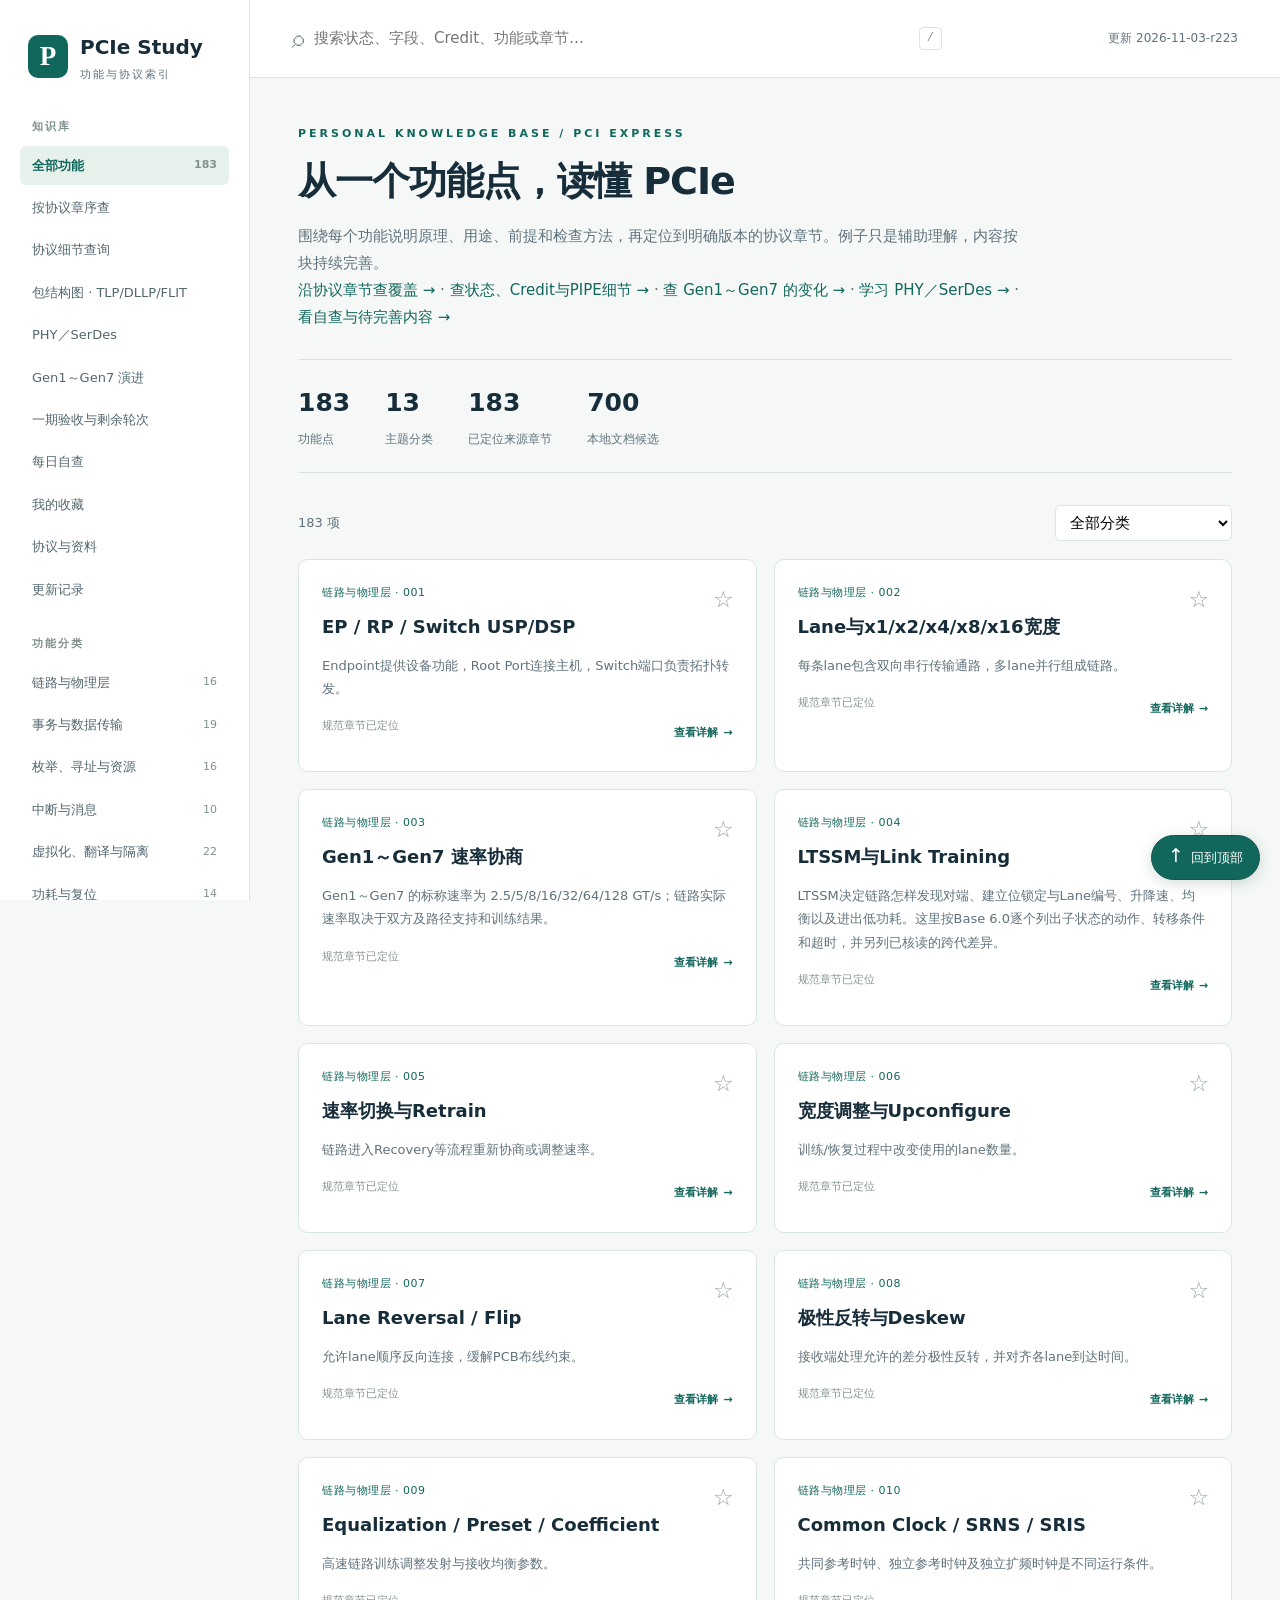
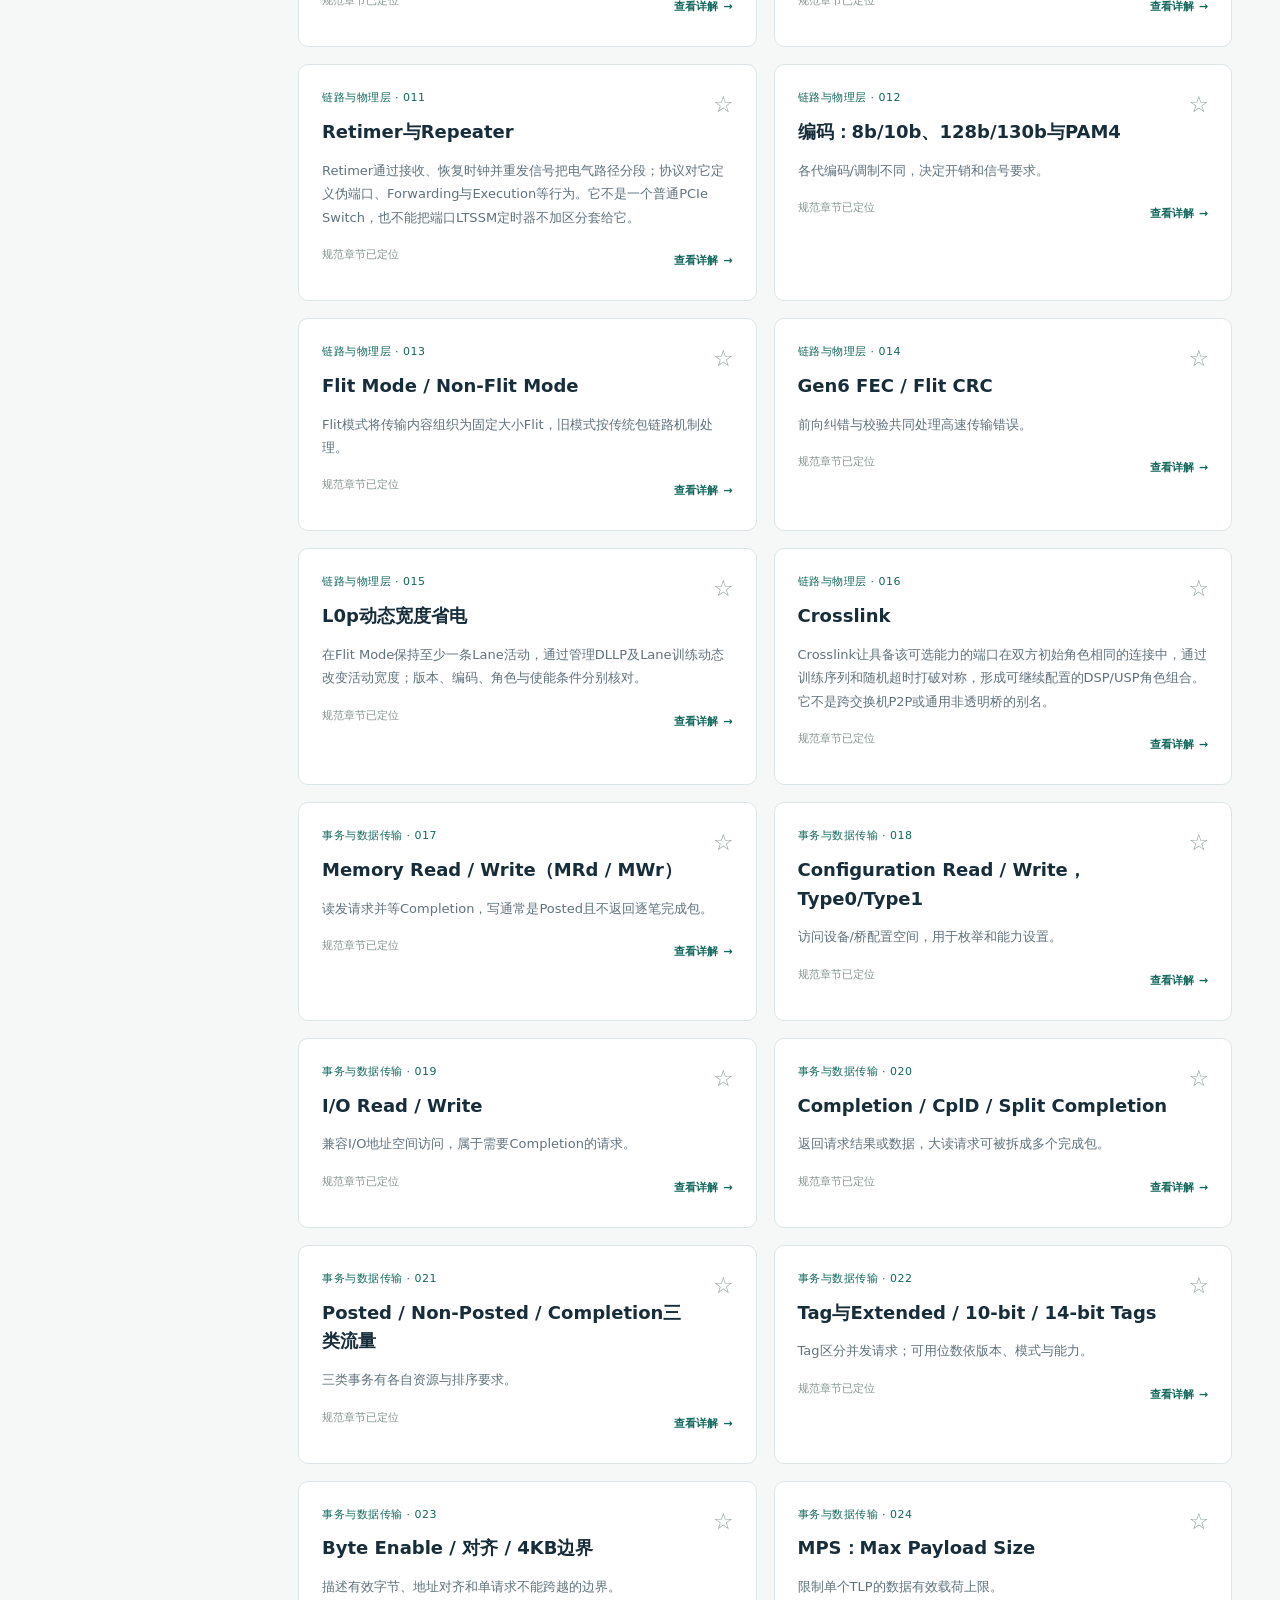
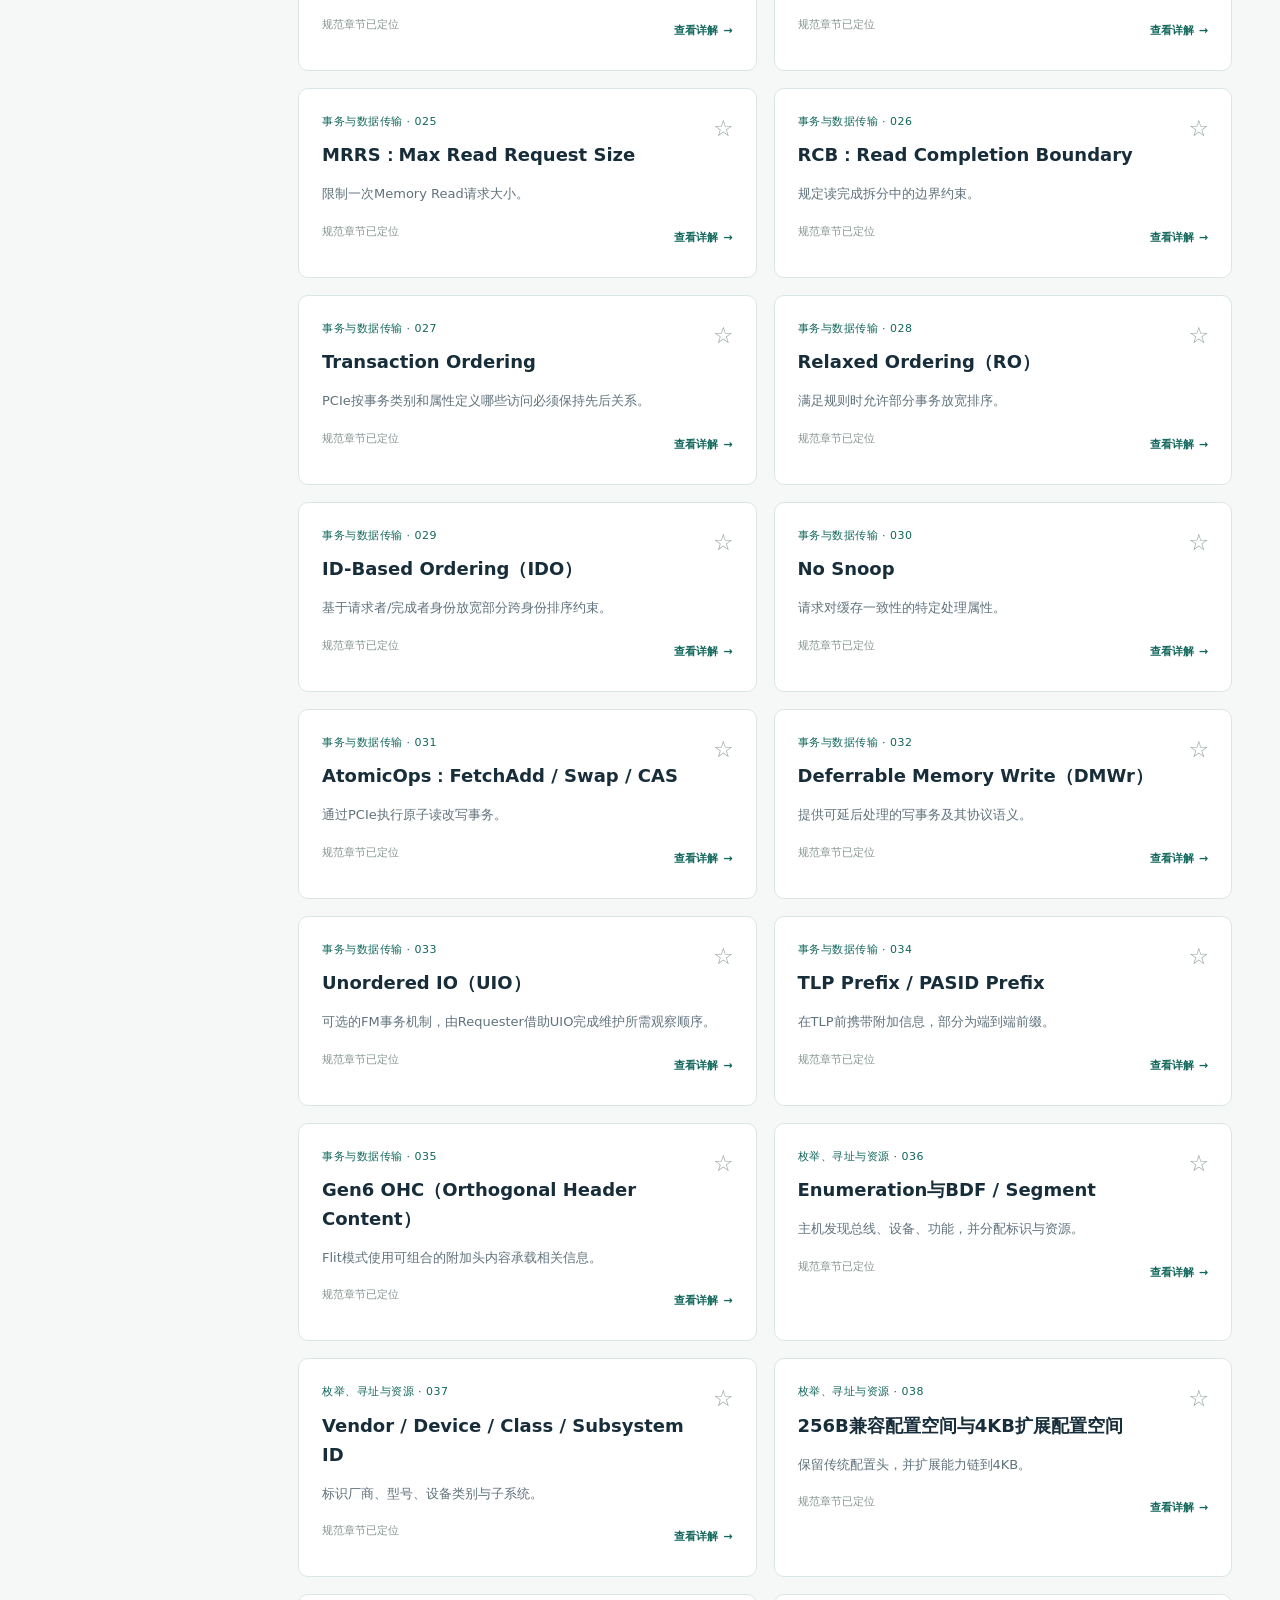
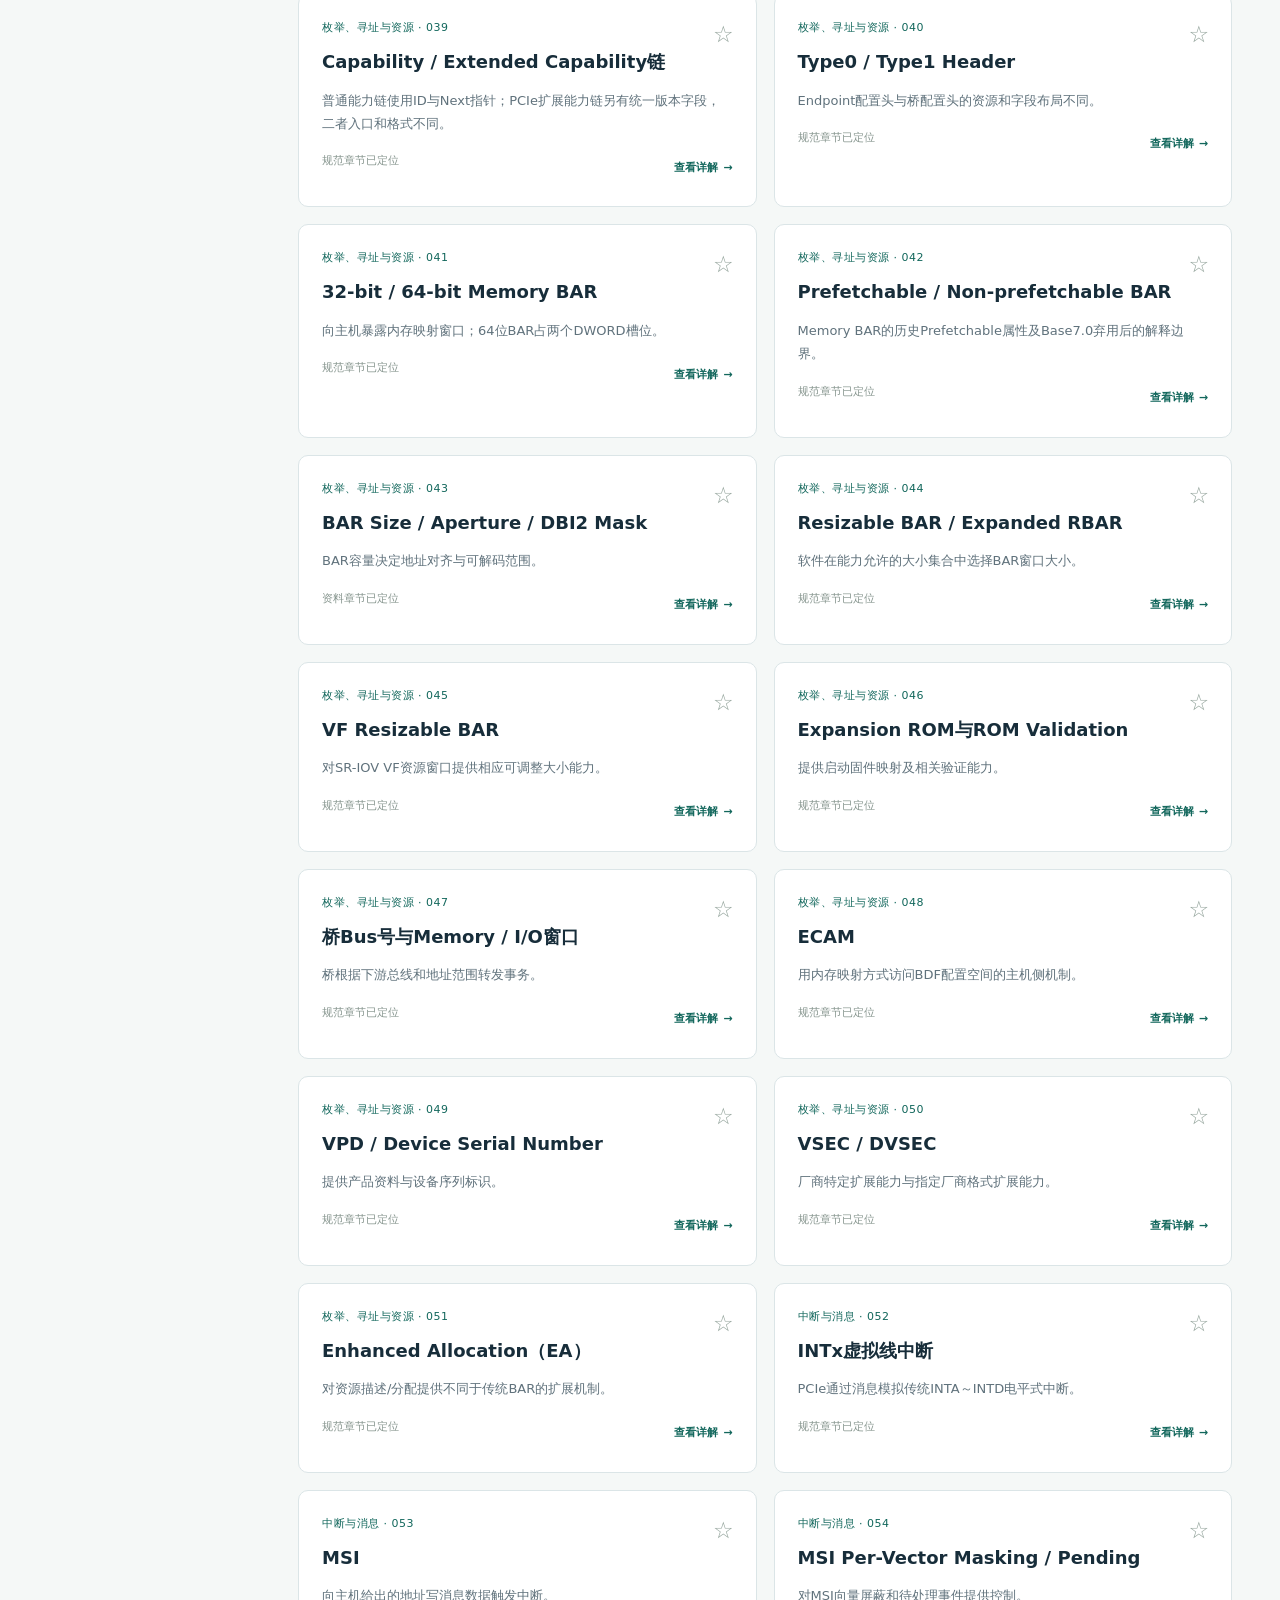
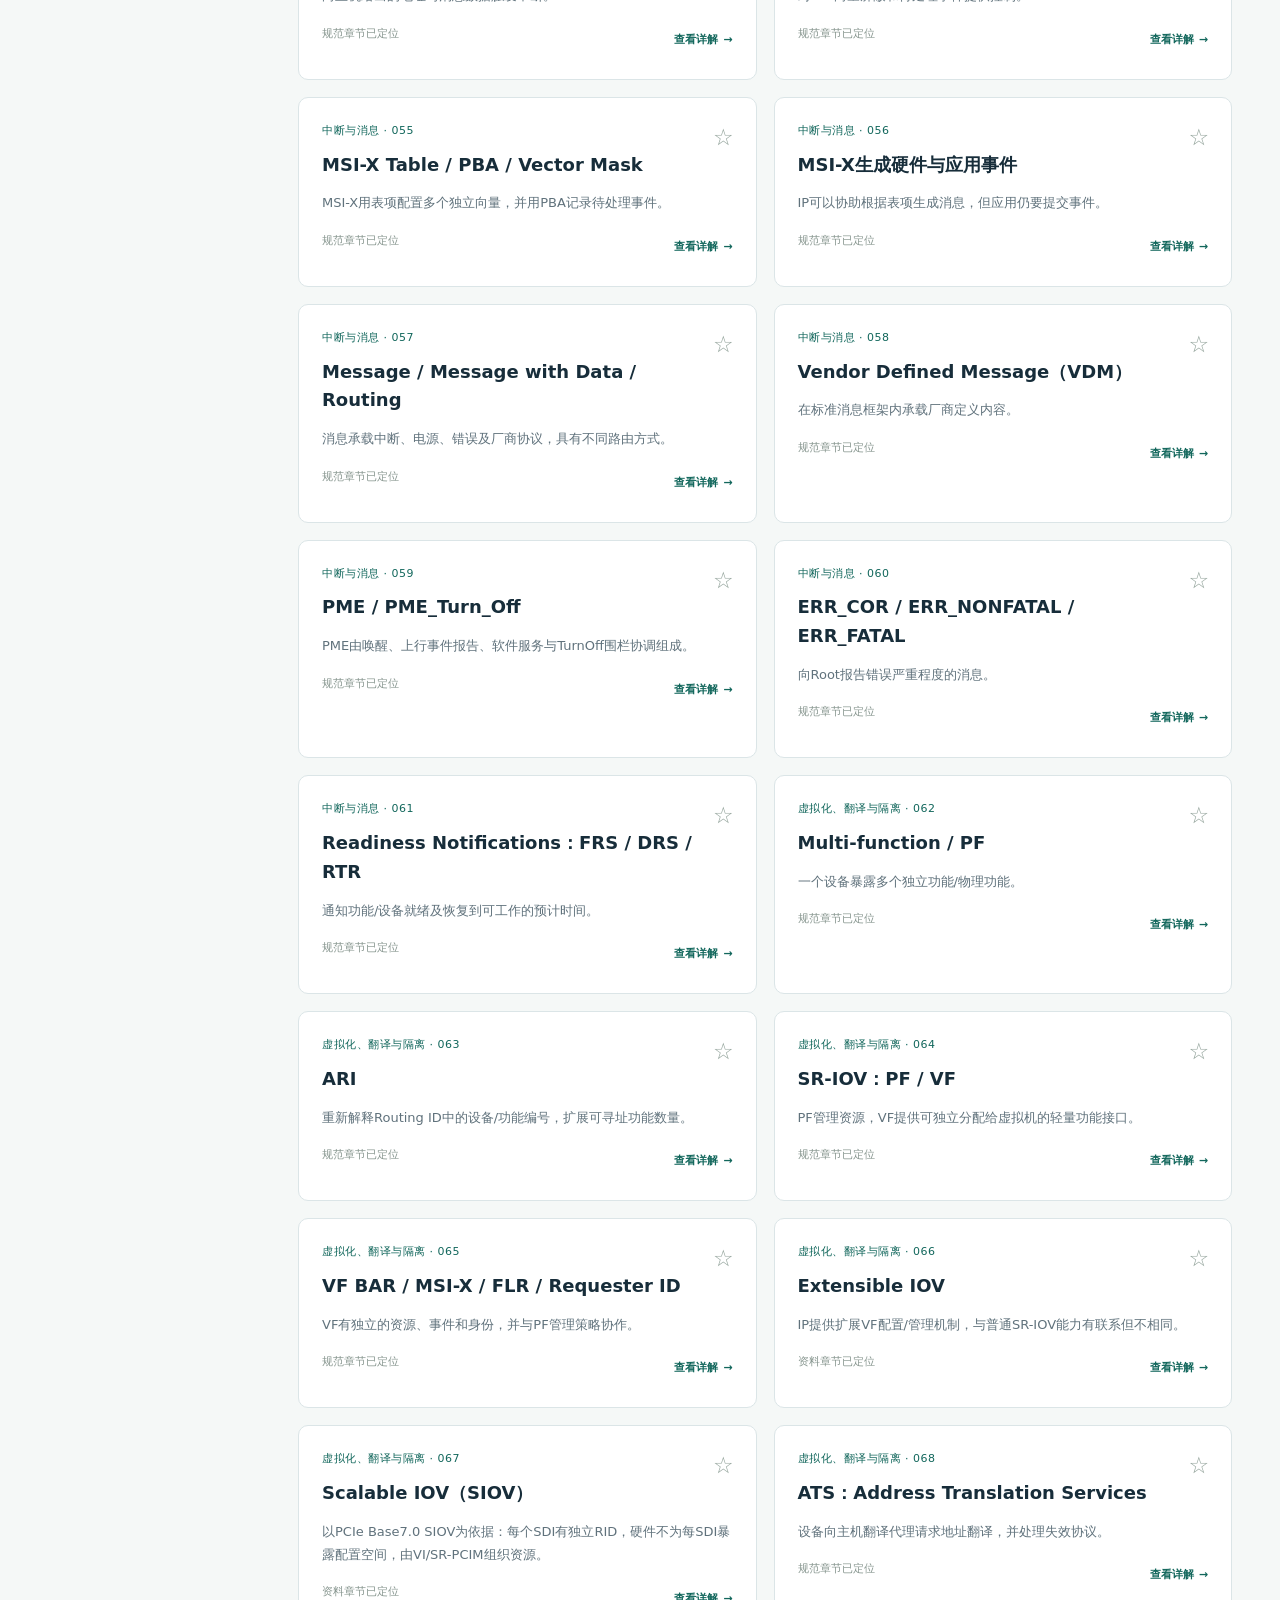
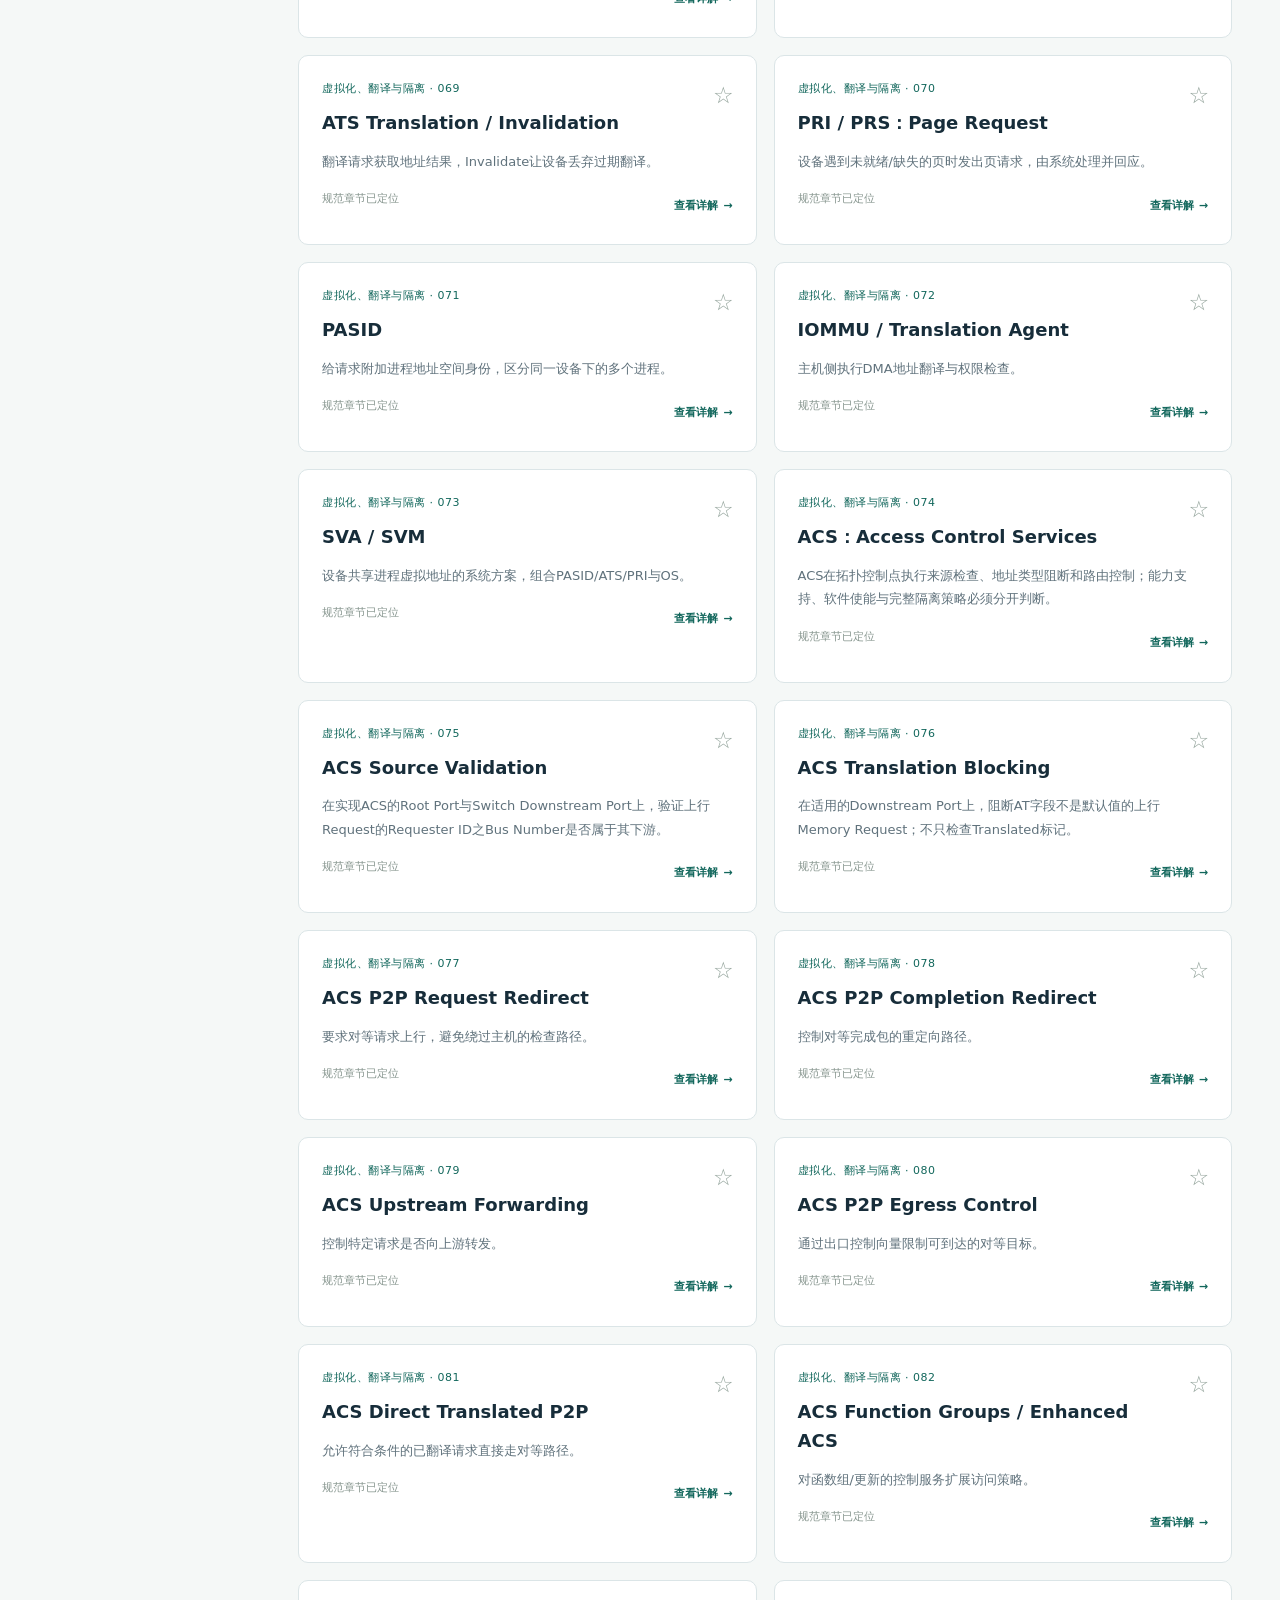
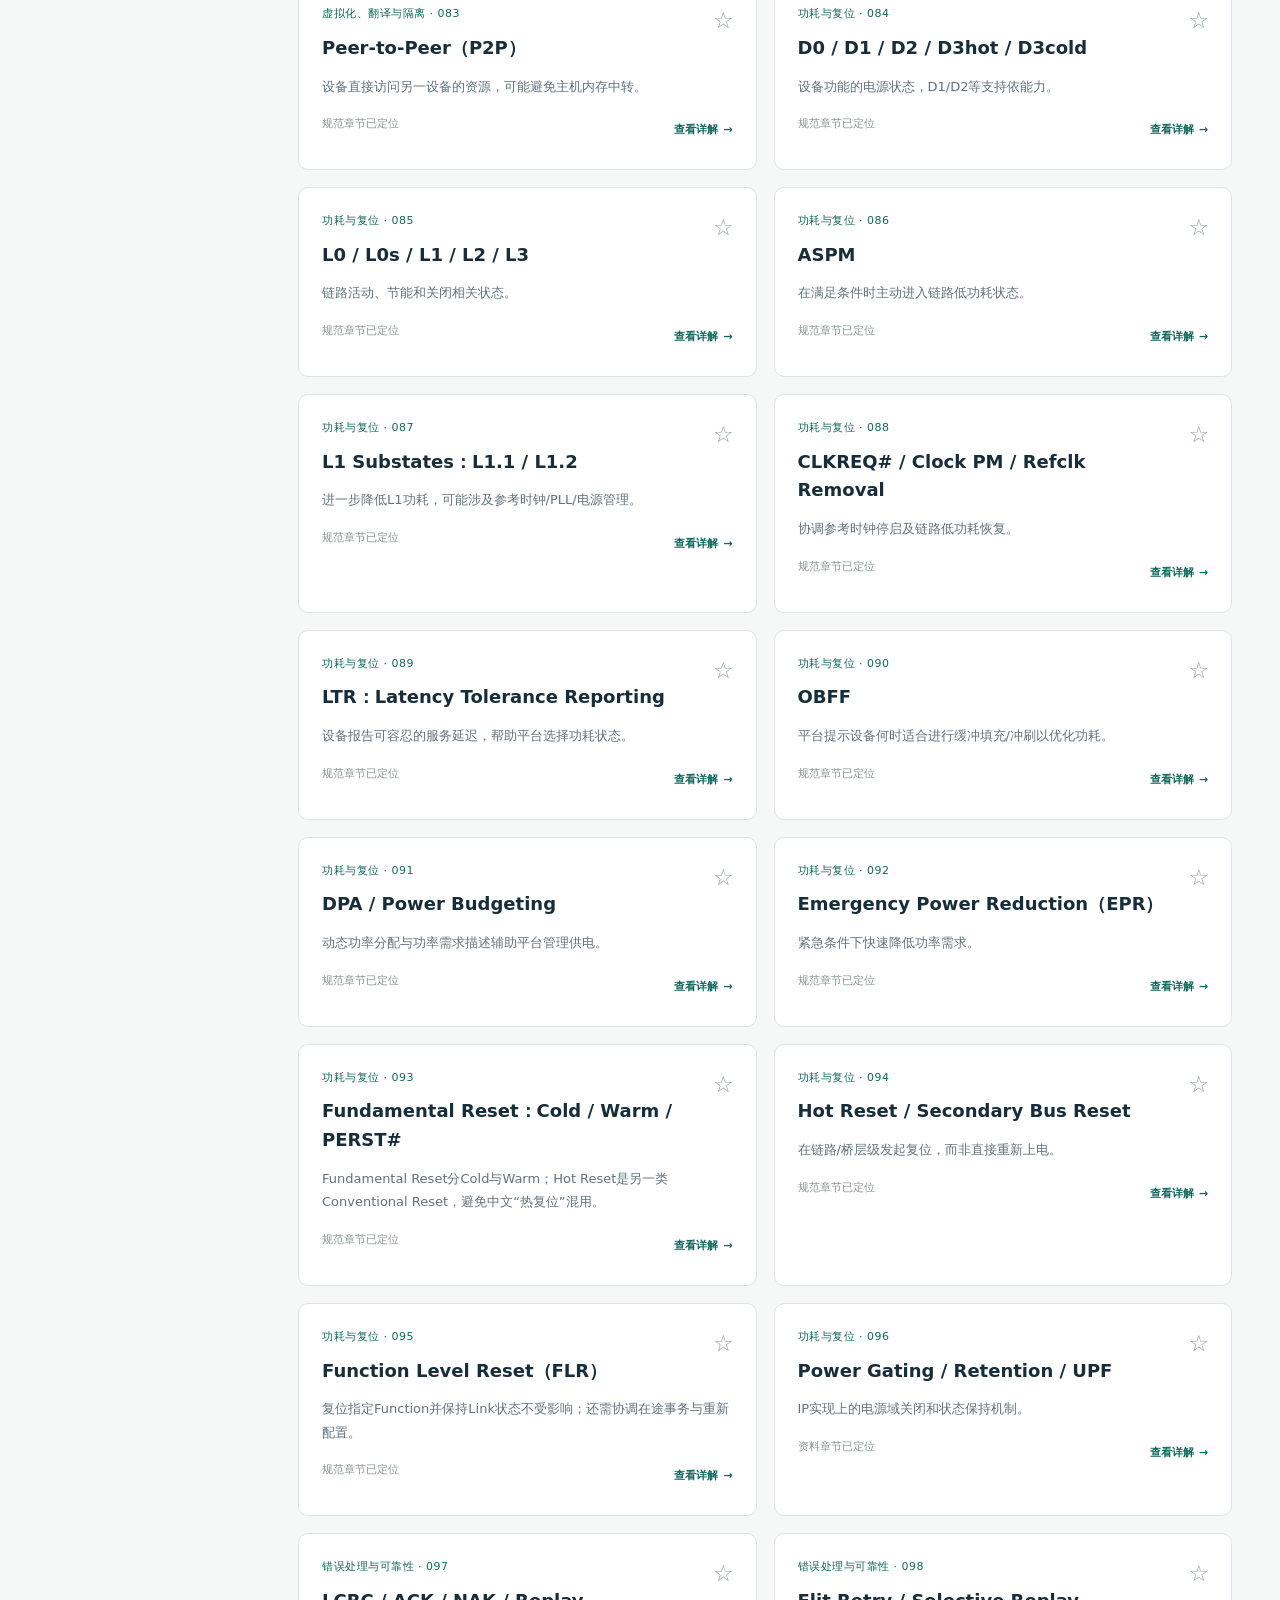
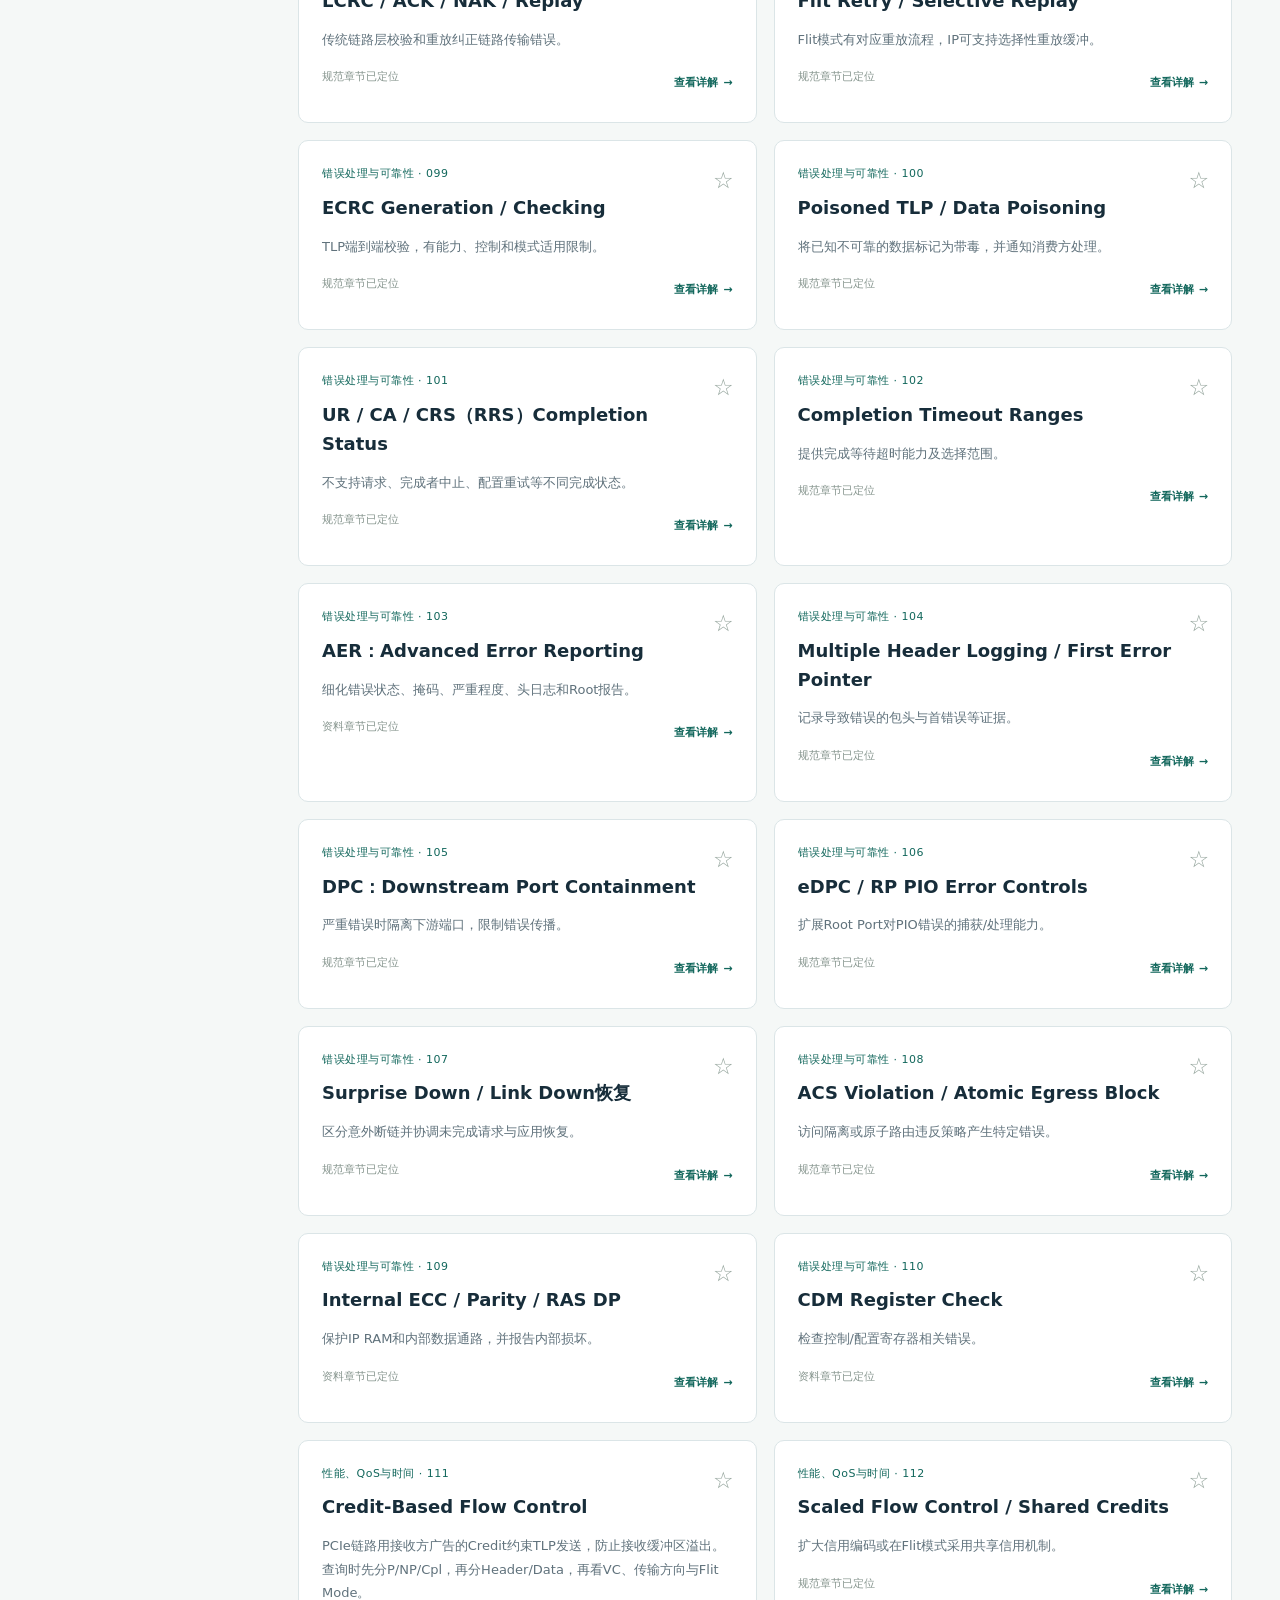
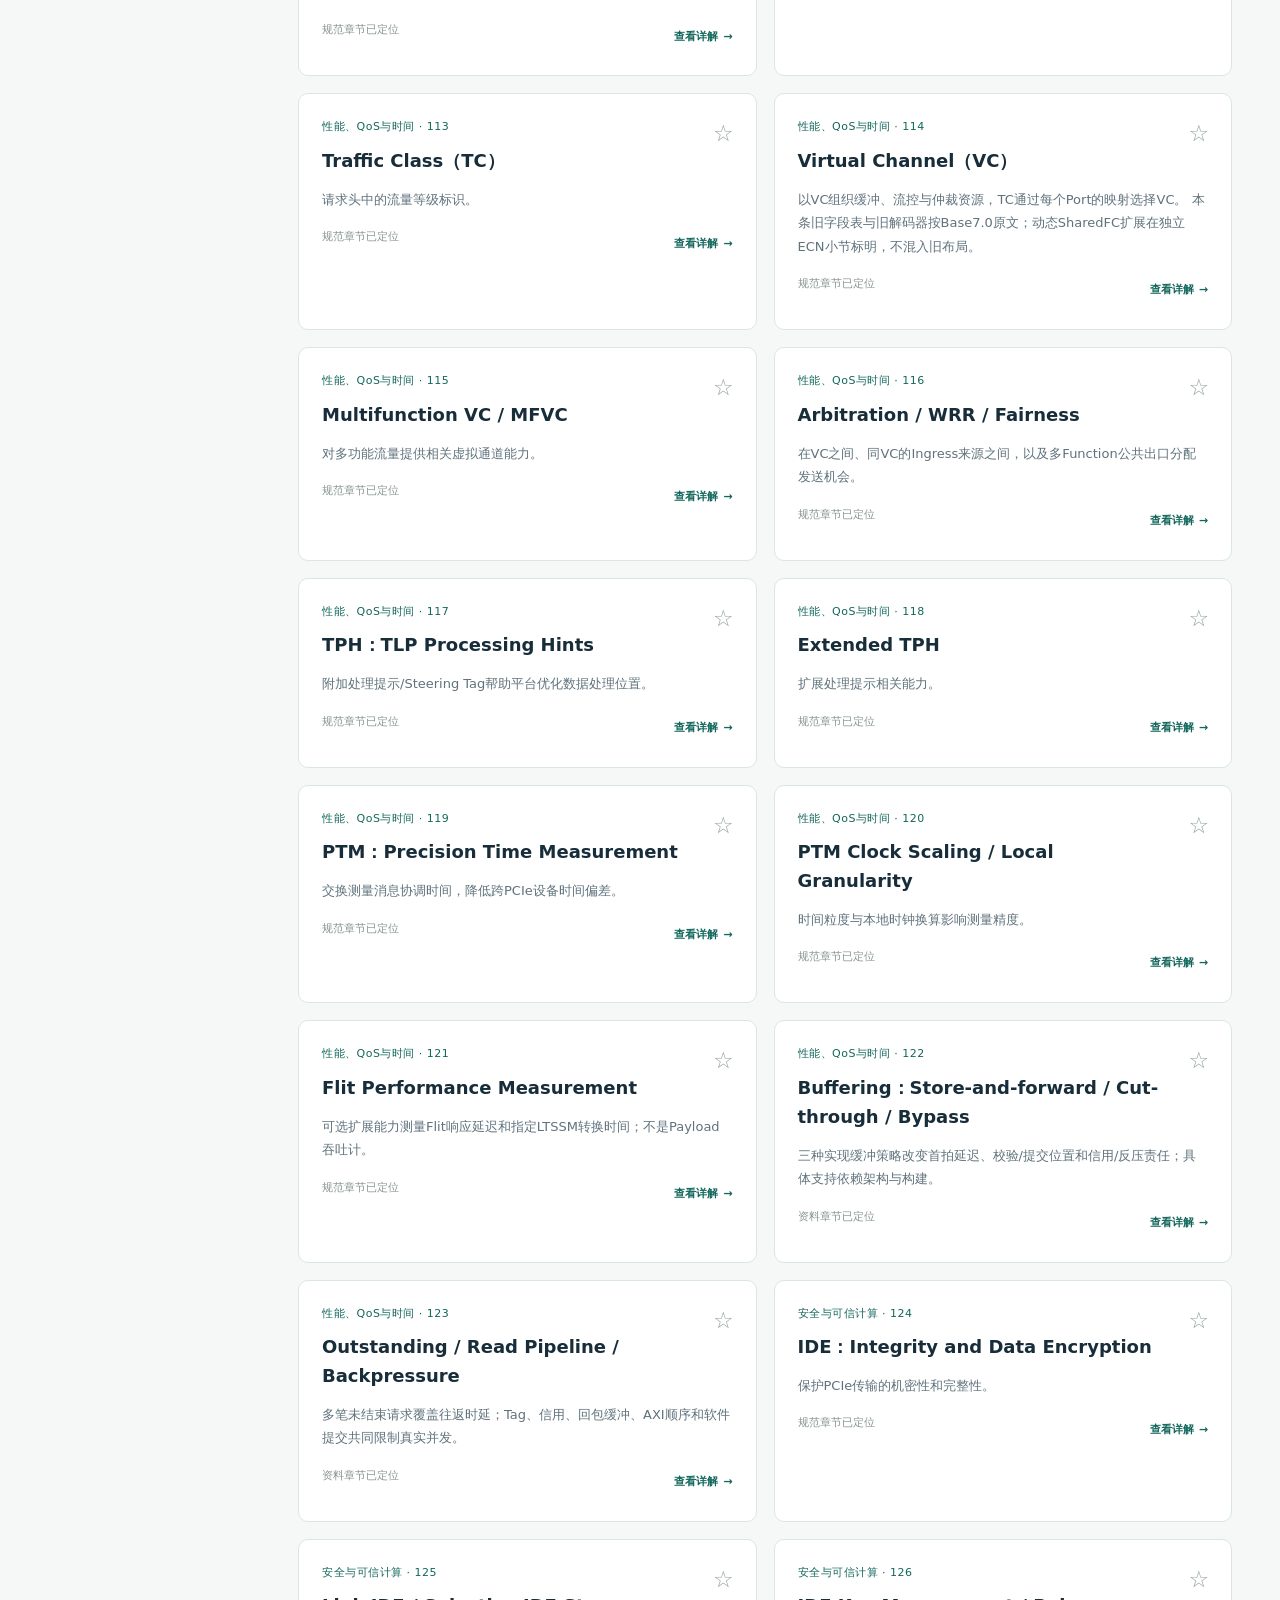
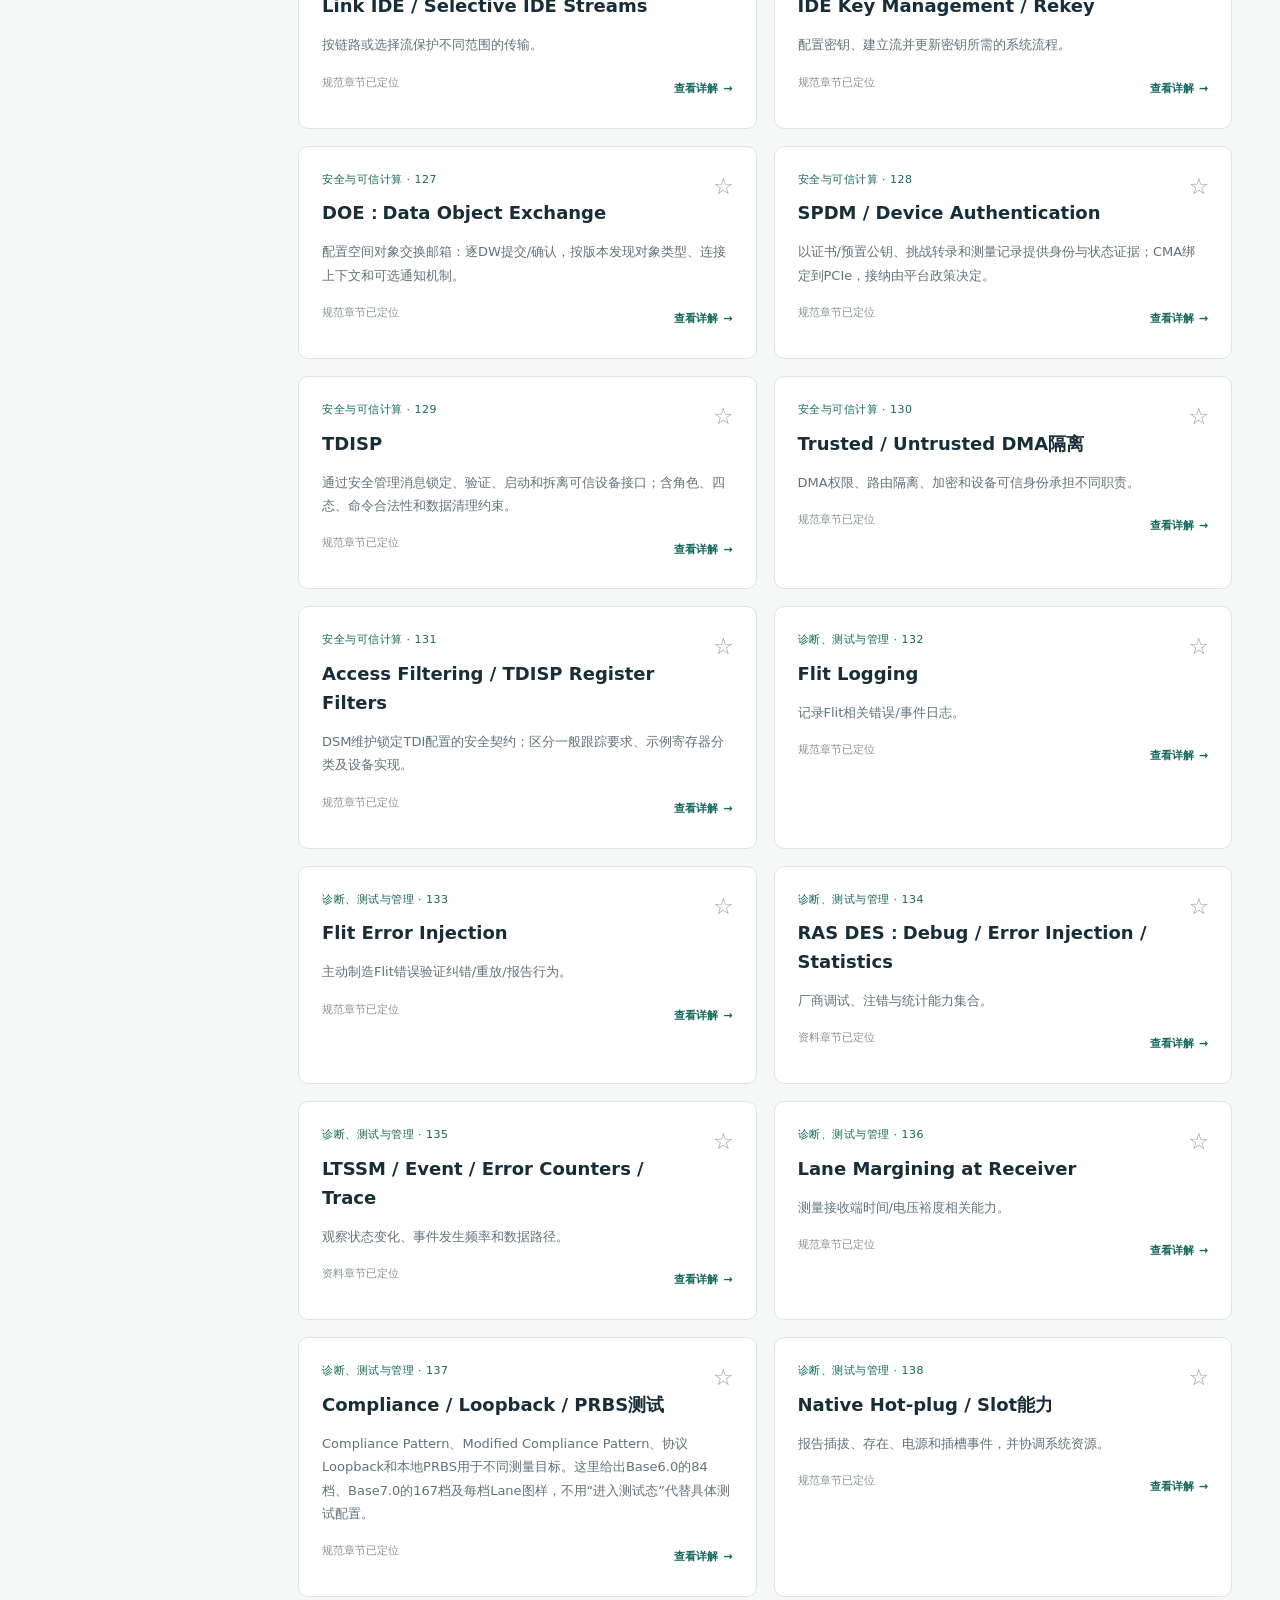
<file: docs/index.html>
<!doctype html>
<html lang="zh-CN"><head><meta charset="utf-8"><meta name="viewport" content="width=device-width,initial-scale=1"><meta name="description" content="PCIe 功能详解、版本明确的协议章节定位，以及逐步完善的学习笔记。"><title>PCIe Study · 功能与协议索引</title><link rel="stylesheet" href="style.css?v=a3635b207a6c7ca3"></head>
<body><aside class="sidebar"><a class="brand" href="#home"><span class="brand-mark">P</span><span>PCIe Study<small>功能与协议索引</small></span></a><div class="side-label">知识库</div><nav id="main-nav" aria-label="主导航"><a href="#home">全部功能 <span id="feature-count">162</span></a><a href="#coverage">按协议章序查</a><a href="#lookup">协议细节查询</a><a href="#packets">包结构图 · TLP/DLLP/FLIT</a><a href="#phy">PHY／SerDes</a><a href="#generations">Gen1～Gen7 演进</a><a href="#completion">一期验收与剩余轮次</a><a href="#audit">每日自查</a><a href="#bookmarks">我的收藏</a><a href="#references">协议与资料</a><a href="#updates">更新记录</a></nav><div class="side-label">功能分类</div><nav id="groups" aria-label="功能分类"></nav><div class="side-bottom"><a href="https://github.com/mgc455/pcie_study" target="_blank" rel="noopener">GitHub ↗</a><p>持续完善，逐项核对。<br>原始文档不随网站发布。</p></div></aside>
<div class="shell"><header class="topbar"><a class="mobile-brand" href="#home">PCIe Study</a><label class="search-wrap"><span>⌕</span><input id="search" type="search" placeholder="搜索状态、字段、Credit、功能或章节…" autocomplete="off" aria-label="搜索知识库"><kbd>/</kbd></label><span id="edition">学习笔记</span><nav class="quick-nav" aria-label="快捷导航"><a href="#home">功能</a><a href="#lookup">细节</a><a href="#packets">包图</a><a href="#phy">PHY</a><a href="#generations">Gen1～Gen7</a><a href="#audit">自查</a><a href="#references">资料</a></nav></header><main id="content" tabindex="-1"></main><footer>独立学习笔记 · 说明与规范原文有区别 · 版本和角色限制以对应规范为准</footer></div>
<dialog id="pdf-dialog"><form method="dialog"><button class="dialog-close" aria-label="关闭">×</button></form><h2>定位本地协议原文</h2><p id="pdf-reference"></p><p class="muted">选择你已有的对应 PDF。文件只在当前浏览器中使用，不上传到网站或 GitHub；刷新页面后需要重新选择。页码跳转由浏览器 PDF 阅读器支持。</p><label class="file-label">选择本地 PDF <input id="pdf-file" type="file" accept="application/pdf,.pdf"></label><div id="pdf-open" aria-live="polite"></div></dialog>
<button id="back-to-top" class="back-to-top" type="button" aria-label="回到页面顶部" title="回到页面顶部"><span aria-hidden="true">↑</span> 回到顶部</button>
<div id="toast" role="status" aria-live="polite"></div><script src="data.js?v=34776ba29b92b26d"></script><script src="features-data.js?v=a6a0e02d49ba46a5"></script><script src="coverage-data.js?v=bbdeba479bed6ba1"></script><script src="app.js?v=2eea22fa9ef83d4d"></script></body></html>
</file>
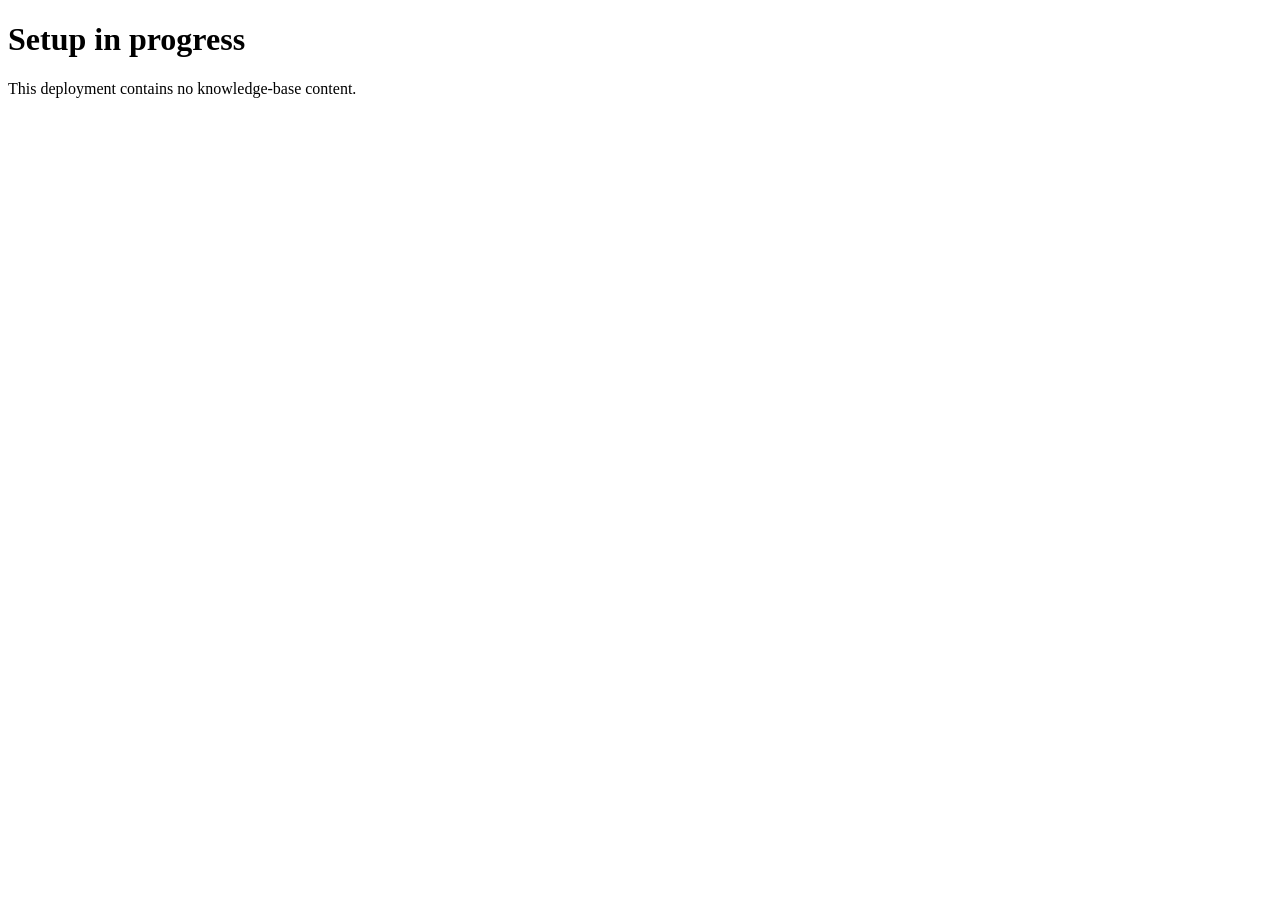
<file: deployment/cloudflare-bootstrap/index.html>
<!doctype html>
<html lang="en">
<meta charset="utf-8">
<meta name="viewport" content="width=device-width,initial-scale=1">
<meta name="robots" content="noindex,nofollow,noarchive">
<title>Setup in progress</title>
<h1>Setup in progress</h1>
<p>This deployment contains no knowledge-base content.</p>
</html>
</file>
<file: docs/style.css>
:root{--ink:#172d3a;--muted:#60727c;--line:#dbe5e7;--paper:#f5f8f7;--teal:#12675c;--light:#e6f1eb;--sidebar:250px}*{box-sizing:border-box}html{scroll-behavior:smooth}body{margin:0;background:var(--paper);color:var(--ink);font:15px/1.8 system-ui,-apple-system,"Microsoft YaHei",sans-serif}a{color:var(--teal);text-decoration:none}a:hover{text-decoration:underline}button,input,select{font:inherit}button{cursor:pointer}button:focus-visible,a:focus-visible,input:focus-visible,select:focus-visible{outline:3px solid #78bdb1;outline-offset:3px}.sidebar{position:fixed;inset:0 auto 0 0;width:var(--sidebar);padding:29px 20px 18px;background:#fff;border-right:1px solid var(--line);overflow:auto}.brand{display:flex;align-items:center;gap:12px;color:var(--ink);font-size:20px;font-weight:750;margin:0 8px 32px}.brand:hover{text-decoration:none}.brand small{display:block;font-size:11px;font-weight:400;letter-spacing:2px;color:var(--muted)}.brand-mark{display:grid;place-items:center;width:40px;height:43px;background:var(--teal);color:#fff;border-radius:10px;font:700 27px Georgia,serif}.side-label{font-size:11px;font-weight:600;letter-spacing:2px;color:#80908f;margin:25px 12px 9px}nav a{display:flex;justify-content:space-between;align-items:center;gap:5px;padding:8px 12px;margin:3px 0;color:#53676f;border-radius:6px;font-size:13px}nav a.active{background:var(--light);color:var(--teal);font-weight:650}nav a span{font-size:11px;color:#81928c}.side-bottom{border-top:1px solid var(--line);margin:30px 10px 0;padding-top:18px;font-size:12px}.side-bottom p{color:#82928f}.shell{margin-left:var(--sidebar)}.topbar{height:78px;display:flex;align-items:center;justify-content:space-between;gap:20px;padding:0 42px;border-bottom:1px solid var(--line);background:#fff;position:sticky;top:0;z-index:5}.search-wrap{display:flex;align-items:center;gap:10px;max-width:650px;width:100%;color:#80928b}.search-wrap span{font-size:24px}.search-wrap input{border:0;outline:none;background:transparent;width:100%;color:var(--ink);padding:12px 0}.search-wrap kbd{border:1px solid var(--line);padding:0 7px;border-radius:4px;font-size:12px}#edition{white-space:nowrap;font-size:12px;color:var(--muted)}.mobile-brand{display:none}main{max-width:1280px;padding:46px 48px 70px;margin:auto;min-height:85vh}.eyebrow{font-size:11px;font-weight:700;letter-spacing:3px;color:var(--teal);text-transform:uppercase}.hero{max-width:850px;margin-bottom:25px}.hero h1{font-size:38px;line-height:1.35;letter-spacing:-1px;margin:12px 0 16px}.hero p{color:var(--muted);max-width:730px;margin:0}.stats{display:flex;gap:35px;flex-wrap:wrap;margin:28px 0 32px;padding:20px 0;border-top:1px solid var(--line);border-bottom:1px solid var(--line)}.stat b{display:block;font-size:25px;font-weight:650}.stat span{color:var(--muted);font-size:12px}.toolbar{display:flex;justify-content:space-between;align-items:center;gap:16px;margin:28px 0 18px}.toolbar select{background:white;border:1px solid var(--line);border-radius:6px;padding:7px 10px;max-width:50%}.result-count{font-size:13px;color:var(--muted)}.cards{display:grid;grid-template-columns:repeat(2,minmax(0,1fr));gap:17px}.card{background:#fff;border:1px solid var(--line);border-radius:10px;padding:23px;position:relative;transition:border-color .15s,transform .15s}.card:hover{border-color:#8eb7a9;transform:translateY(-2px)}.card-tag{font-size:11px;letter-spacing:.5px;color:var(--teal);margin-bottom:10px}.card h2{font-size:18px;line-height:1.6;font-weight:650;margin:0 35px 12px 0;overflow-wrap:anywhere}.card h2 a{color:var(--ink)}.card p{color:var(--muted);font-size:13px;margin:0 0 16px}.card-meta{display:flex;justify-content:space-between;font-size:11px;color:#86958e;gap:10px}.bookmark{position:absolute;top:22px;right:18px;background:none;border:0;color:#96a69e;font-size:23px;padding:0 4px;line-height:1.5}.bookmark.saved{color:var(--teal)}.tag{background:#edf4ef;border-radius:4px;padding:3px 8px;display:inline-block;color:var(--teal);font-size:11px}.note{padding:16px 20px;border-left:3px solid #7fae9e;background:#edf4ef;font-size:13px;color:#4f6960;border-radius:0 6px 6px 0;margin:24px 0}.empty{padding:60px 20px;text-align:center;color:var(--muted);border:1px dashed var(--line);border-radius:8px}.back{font-size:13px}.detail-header{margin:24px 0 32px;max-width:900px}.detail-header h1{font-size:33px;line-height:1.5;margin:13px 0}.detail-header p{color:var(--muted);font-size:16px}.detail-grid{display:grid;grid-template-columns:minmax(0,1fr) 245px;gap:34px}.prose{background:white;border:1px solid var(--line);padding:30px 34px;border-radius:10px;min-width:0}.prose section{margin-bottom:32px;scroll-margin-top:100px}.prose h2{font-size:20px;margin:0 0 13px}.prose p{color:#374e58;line-height:2}.number{display:inline-grid;place-items:center;background:var(--light);color:var(--teal);width:25px;height:25px;border-radius:5px;font-size:11px;margin-right:9px;vertical-align:middle}.detail-aside>div{background:#fff;border:1px solid var(--line);border-radius:8px;padding:19px;margin-bottom:16px}.detail-aside h3{font-size:13px;margin:0 0 12px}.detail-aside p{font-size:12px;color:var(--muted)}.detail-aside a{display:block;font-size:12px;padding:5px 0}.button{display:inline-block;background:var(--teal);color:#fff;border:1px solid var(--teal);padding:8px 15px;border-radius:6px;font-size:13px}.button.secondary{background:#fff;color:var(--teal);border-color:var(--line)}.buttons{display:flex;flex-wrap:wrap;gap:10px;align-items:center}.ref{padding:16px 0;border-bottom:1px solid var(--line)}.ref:first-of-type{padding-top:0}.ref:last-child{border:0}.ref h3{font-size:15px;margin:0 0 5px}.ref .locator{font:12px/1.8 ui-monospace,Consolas,monospace;color:var(--teal);margin:5px 0}.ref p{font-size:12px;line-height:1.8;color:var(--muted)}.muted{color:var(--muted);font-size:13px}.list-row{background:white;border:1px solid var(--line);border-radius:8px;padding:20px 23px;margin:12px 0}.list-row h2{font-size:17px;line-height:1.6;margin:0 0 6px;overflow-wrap:anywhere}.list-row p{font-size:13px;color:var(--muted);margin:6px 0}.list-meta{font-size:11px;color:#8a9991}.timeline{border-left:2px solid #bad2c6;margin:30px 0 0 10px;padding:0 0 0 28px}.timeline article{background:white;border:1px solid var(--line);border-radius:9px;padding:24px;margin-bottom:24px}.timeline time{color:var(--teal);font:12px ui-monospace,monospace}.timeline h2{font-size:20px}.timeline p{color:var(--muted)}footer{border-top:1px solid var(--line);padding:22px 36px;color:#8a9990;font-size:11px;text-align:center}dialog{max-width:620px;width:90%;border:1px solid var(--line);border-radius:12px;padding:30px;color:var(--ink)}dialog::backdrop{background:#132c3570}.dialog-close{float:right;font-size:24px;border:0;background:none;color:#6e8078}.file-label{display:block;background:var(--paper);padding:15px;border:1px dashed #91b8a7;margin:20px 0;border-radius:8px}.file-label input{display:block;margin-top:10px;font-size:12px;max-width:100%}#pdf-open a{margin-top:12px}#toast{position:fixed;bottom:24px;left:calc(50% + 100px);transform:translateX(-50%);background:#203e34;color:white;padding:10px 20px;border-radius:8px;font-size:13px;z-index:50;display:none}#toast.show{display:block}@media(min-width:1600px){.cards{grid-template-columns:repeat(3,minmax(0,1fr))}}@media(max-width:1120px){:root{--sidebar:220px}main{padding:30px 26px}.detail-grid{grid-template-columns:1fr}.detail-aside{display:grid;grid-template-columns:1fr 1fr;gap:15px}.topbar{padding:0 26px}}@media(max-width:760px){.sidebar{display:none}.shell{margin-left:0}.topbar{height:auto;min-height:70px;padding:12px 18px;flex-wrap:wrap;gap:5px}.mobile-brand{display:block;font-weight:750;font-size:17px}.search-wrap{order:3}.search-wrap input{font-size:13px}.hero h1{font-size:29px}.stats{gap:22px}.cards{grid-template-columns:1fr}main{padding:28px 18px}.detail-header h1{font-size:26px}.prose{padding:22px}.detail-aside{display:block}#toast{left:50%;max-width:90%;white-space:nowrap}.toolbar{gap:8px}.toolbar select{font-size:12px}.stats b{font-size:22px}}@media(prefers-reduced-motion:reduce){*{scroll-behavior:auto!important;transition:none!important}}@media print{.sidebar,.topbar,footer,.bookmark,.buttons{display:none}.shell{margin:0}.detail-grid{display:block}.prose{border:0;padding:0}main{padding:0}.detail-aside{display:none}}

.table-wrap{overflow-x:auto;background:#fff;border:1px solid var(--line);border-radius:9px}.generation-table{width:100%;border-collapse:collapse;min-width:680px;font-size:13px}.generation-table caption{text-align:left;padding:18px;font-weight:650}.generation-table th,.generation-table td{padding:13px 16px;border-top:1px solid var(--line);text-align:left}.generation-table thead{background:var(--light)}.generation-detail{scroll-margin-top:100px}.generation-detail h3{font-size:14px}.generation-detail>h2{margin-top:12px}

.quick-nav{display:none}@media(max-width:760px){.quick-nav{display:flex;order:4;width:100%;gap:8px;flex-wrap:wrap}.quick-nav a{padding:3px 8px;margin:0;font-size:12px}.topbar{position:relative}}

.phy-flow{display:flex;flex-wrap:wrap;list-style:none;padding:0;gap:12px;margin:18px 0;counter-reset:phy}.phy-flow li{background:var(--light);border:1px solid #bbd3c8;border-radius:7px;padding:12px 15px;flex:1 1 150px;font-size:13px;counter-increment:phy}.phy-flow li:before{content:counter(phy) " → ";font-weight:700;color:var(--teal)}.phy-topic-group{margin:34px 0}.phy-topic-group>h2{font-size:22px}.feature-detail{margin:28px 0}.feature-detail>.table-wrap{margin-top:16px}

/* Protocol reference sections and stable deep links. */
.detail-index{padding:20px;background:var(--surface,#f3f6f8);border:1px solid #dce4eb;border-radius:12px;margin-bottom:24px;display:flex;flex-wrap:wrap;gap:8px}
.detail-index h2{width:100%;margin:0 0 8px}.detail-index a,.source-chip{font:inherit;font-size:12px;line-height:1.6;border:1px solid #cbd8e2;border-radius:6px;padding:5px 9px;background:#fff;color:#205f72;text-decoration:none;cursor:pointer}
.detail-index a:hover,.source-chip:hover{background:#e8f2f6}.detail-sources{display:flex;flex-wrap:wrap;gap:6px;margin:14px 0}.permalink{font-size:16px;opacity:.55}.feature-detail{scroll-margin-top:95px}.detail-links,.search-detail-hits{display:flex;flex-direction:column;gap:9px}.search-detail-hits{font-size:12px;margin:14px 0}.generation-table td{vertical-align:top;line-height:1.75}.table-wrap:focus{outline:2px solid #397d8d}
@media(max-width:700px){.detail-index{padding:12px}.detail-index a{font-size:11px}.source-chip{max-width:100%;text-align:left}.quick-nav{overflow-x:auto;white-space:nowrap}}

.coverage-versions{display:flex;flex-wrap:wrap;gap:10px;margin:20px 0}.selected-version{background:#155e65;color:#fff}.coverage-blocks{display:flex;flex-direction:column;gap:8px;margin-top:12px;font-size:12px}.coverage-table td{min-width:190px}.coverage-table td:nth-child(3){min-width:280px}.coverage-table details{font-size:12px}.coverage-table summary{cursor:pointer;line-height:1.8}

.setting-filter-label{display:flex;gap:10px;align-items:center;flex-wrap:wrap;font-size:13px}.setting-filter-label input{padding:9px 12px;border:1px solid #bbced5;border-radius:6px;min-width:220px;font:inherit}.generation-table tr[hidden]{display:none}

.flit-explorer{margin:1rem 0;padding:1rem;border:1px solid var(--border,#d9e1df);border-radius:12px}.flit-controls{display:flex;flex-wrap:wrap;gap:1rem}.flit-controls label{display:grid;gap:.4rem}.flit-controls input,.flit-controls select{font:inherit;padding:.5rem;max-width:14rem;border:1px solid #bccac4;border-radius:6px;background:var(--surface,#fff);color:inherit}

.address-query-output{white-space:pre-line}

/* Authored packet diagrams: byte order in the figure is not serialization order. */
.packet-figure{margin:24px 0;padding:18px;border:1px solid #c3d5d7;border-radius:12px;background:#f7faf9}
.packet-figure figcaption{display:flex;justify-content:space-between;gap:12px;flex-wrap:wrap;margin-bottom:14px;color:#164f58}.packet-figure figcaption span{font-size:12px}.packet-select-label{display:flex;align-items:center;gap:12px;flex-wrap:wrap;font-size:13px}.packet-select-label select{font:inherit;padding:8px 10px;border:1px solid #a9bfc2;border-radius:6px;background:white;max-width:100%}
.packet-reading,.packet-note{font-size:12px!important;line-height:1.7!important;color:#52666b}.packet-version{font-size:12px!important;font-weight:650;color:#155e65}.packet-scroll{overflow-x:auto;padding:4px 0 12px}.packet-scroll:focus-visible{outline:2px solid #167c87;outline-offset:3px}.packet-board{min-width:896px}.packet-row-title{font-size:11px;font-weight:650;margin:14px 0 5px;color:#35575b}.packet-byte-axis{display:grid;grid-template-columns:repeat(4,1fr);font:11px ui-monospace,monospace;text-align:center}.packet-byte-axis span{border-left:1px solid #a7bfc2;padding:4px}.packet-byte-axis span:last-child{border-right:1px solid #a7bfc2}.packet-bit-axis{display:grid;grid-template-columns:repeat(32,minmax(0,1fr));font:10px ui-monospace,monospace;text-align:center;color:#65797e}.packet-bit-axis span{padding:2px 0;border-left:1px solid #dce5e4}.packet-word{display:grid;grid-template-columns:repeat(32,minmax(0,1fr));border:1px solid #6f969b;min-height:58px;background:#fff}.packet-field{display:flex;flex-direction:column;justify-content:center;align-items:center;gap:5px;min-width:0;overflow:hidden;padding:8px 1px;border:0;border-right:1px solid #88a9ad;border-radius:0;background:#edf5f3;color:#254e55;font:11px ui-monospace,monospace;cursor:pointer}.packet-field:last-child{border-right:0}.packet-field-label{max-width:100%;white-space:nowrap}.packet-field small{font-size:9px;opacity:.75}.packet-field.is-reserved{background:#ecefee;color:#6e7978}.packet-field.is-selected{background:#176876;color:white;box-shadow:inset 0 -3px 0 #70d0bb}.packet-field:hover{box-shadow:inset 0 0 0 2px #236d78}.packet-field:focus-visible{outline:3px solid #d2912b;outline-offset:-3px}.packet-field-help{padding:13px 15px;border-left:3px solid #238391;background:white;font-size:12px!important;line-height:1.8!important;overflow-wrap:anywhere}.packet-parts{display:flex;flex-wrap:wrap;gap:8px;margin:18px 0}.packet-parts>div{flex:1 1 150px;background:white;border:1px solid #c9d9d7;border-radius:6px;padding:11px;font-size:12px}.packet-parts b,.packet-parts span{display:block}.packet-parts span{margin-top:6px;color:#4e6668}.packet-note{margin-bottom:0}
@media(max-width:700px){.packet-figure{padding:12px;margin-left:-4px;margin-right:-4px}.packet-figure figcaption{display:block}.packet-figure figcaption span{display:block;margin-top:5px}}@media print{.packet-scroll{overflow:visible}.packet-board{min-width:0}.packet-field{font-size:7px;padding:4px 0}.packet-field small{font-size:6px}.packet-reading{font-size:9px!important}.packet-figure{break-inside:avoid}}

.packet-unused{background:repeating-linear-gradient(135deg,#fafafa,#fafafa 5px,#f0f2f1 5px,#f0f2f1 6px);display:flex;align-items:center;justify-content:center;font-size:11px;color:#7c8987}.packet-flit-bar{display:flex;height:24px;border-radius:5px;overflow:hidden;border:1px solid #a9bdba}.packet-flit-bar span{min-width:0}.region-TLP{background:#deeee9;color:#1b5349}.region-DLP{background:#b7d9ed;color:#204d6a}.region-CRC{background:#f6dfaf;color:#75501e}.region-ECC{background:#e1cced;color:#633d7b}.packet-flit-grid{min-width:640px;display:grid;grid-template-columns:repeat(16,minmax(0,1fr));gap:3px}.packet-flit-grid button{padding:5px 0;border:1px solid #a8beb8;border-radius:3px;font:10px ui-monospace,monospace;cursor:pointer}.packet-flit-grid small{display:block;font-size:8px;margin-top:3px}.packet-flit-grid .is-byte-selected{outline:3px solid #155e65;outline-offset:-3px}.packet-flit-grid button:focus-visible{outline:3px solid #d2912b}.packet-parts{position:relative}.packet-figure{scroll-margin-top:90px}

.ft-pack-gateway{padding:12px 14px;background:#e7f3ef;border-left:3px solid #28756b;font-size:13px!important}.ft-pack-gateway a{display:block;margin-top:5px}.ft-pack-row h3{font-size:13px}.ft-pack-track{display:flex;min-width:800px;height:64px;border:1px solid #698d92}.ft-pack-track button{min-width:0;padding:4px 0;border:0;border-right:1px solid #88a6a4;border-radius:0;overflow:hidden;font:10px ui-monospace,monospace;cursor:pointer}.ft-pack-track button:hover,.ft-pack-track button:focus-visible{outline:3px solid #2b6b77;outline-offset:-3px}.ft-part-header{background:#286c78;color:white}.ft-part-data{background:#c9e6dd;color:#184c41}.ft-part-nop{background:repeating-linear-gradient(135deg,#f3f5f4,#f3f5f4 5px,#e4e9e6 5px,#e4e9e6 6px);color:#54645c}.ft-part-dlp{background:#b7d9ed;color:#204d6a}.ft-part-crc{background:#f6dfaf;color:#75501e}.ft-part-ecc{background:#e1cced;color:#633d7b}.ft-pack-key{display:flex;flex-wrap:wrap;gap:6px}.ft-pack-key span{border:1px solid #b3c8bf;padding:5px 8px;border-radius:4px;font-size:11px}.ft-pack-view .packet-field-help{margin-top:18px}

.back-to-top{position:fixed;right:max(20px,env(safe-area-inset-right));bottom:calc(20px + env(safe-area-inset-bottom));z-index:30;min-height:44px;padding:10px 16px;border:1px solid #0d574e;border-radius:24px;background:var(--teal);color:#fff;box-shadow:0 3px 14px #183f3430;font-size:13px}.back-to-top:hover{background:#0d574e}.back-to-top span{font-size:19px;line-height:1;margin-right:3px}@media(max-width:760px){.back-to-top{right:12px;bottom:calc(12px + env(safe-area-inset-bottom));padding:9px 13px}footer{padding-bottom:78px}}@media print{.back-to-top{display:none}}

.pipe-query-result{white-space:pre-wrap;overflow-wrap:anywhere;font:inherit}

.atomic-query-output{white-space:pre-wrap;overflow-wrap:anywhere;font:inherit}.flit-controls textarea{font:13px/1.6 ui-monospace,Consolas,monospace;padding:.5rem;max-width:100%;width:20rem;border:1px solid #bccac4;border-radius:6px;background:#fff;color:inherit}

.phytest-output{white-space:pre-wrap;overflow-wrap:anywhere;font:inherit}.nelb-path-diagram{margin:22px 0;padding:16px;border:1px solid var(--line);border-radius:10px;background:#f7faf9}.nelb-path-diagram .phy-flow li{flex-basis:170px}.nelb-path-diagram figcaption{font-size:14px}

.protocol-query-output {white-space:pre-wrap;overflow-wrap:anywhere;font:inherit;line-height:1.7}
#tcq-a,#tcq-b {width: min(100%, 22rem)}

.eq-fir-figure,.recal-flow-figure {margin:1.5rem 0;padding:1rem;border:1px solid var(--line);border-radius:14px;overflow:hidden}
.eq-fir-figure svg {display:block;width:100%;height:auto;min-width:0}
.eq-fir-figure text {font:14px sans-serif}
.eq-taps {display:grid;grid-template-columns:repeat(4,minmax(0,1fr));gap:.5rem;margin:1rem 0}
.eq-taps span {padding:.5rem;text-align:center;border:1px solid var(--line);border-radius:8px}
.eq-taps strong {display:block;overflow-wrap:anywhere}
.recal-flow {display:grid;grid-template-columns:repeat(auto-fit,minmax(min(100%,10rem),1fr));gap:.6rem;padding-left:1.2rem}
.recal-flow li {padding:.6rem;border:1px solid var(--line);border-radius:8px;line-height:1.6}
.recal-flow span {display:block;font-size:.9em;margin-top:.4rem}

.power-dependency{border:1px solid var(--border,#ccd5e1);padding:1rem;border-radius:12px;margin:1rem 0}.power-dependency figcaption{font-weight:700}.power-dependency li{padding:.4rem}.power-optional{border:1px dashed #8a8a8a}.power-stages{display:flex;flex-wrap:wrap;gap:.7rem;margin-top:1rem}.power-stages span{flex:1 1 150px;padding:.8rem;border:1px solid #869ab5;border-radius:8px}.power-trace-label{grid-column:1/-1}.power-trace-label textarea{width:100%;box-sizing:border-box;font:inherit;padding:.6rem;min-height:6rem}

.svc-register-figure{overflow-x:auto}.svc-bitrow{display:flex;min-width:760px;gap:2px}.svc-bitrow span{min-width:0;overflow:hidden;overflow-wrap:anywhere;border:1px solid #869ab5;padding:.6rem .15rem;text-align:center;font-size:.82rem}

.pme-state-figure svg{width:100%;min-width:600px;color:var(--text,#263d59)}.pme-state-figure{overflow-x:auto}.pme-state-node{fill:var(--bg,#f3f6fa);stroke:currentColor}.pme-state-selected{fill:#c4e8ff;stroke:#1767a4;stroke-width:3}.pme-state-figure text{fill:currentColor;font-family:inherit}.pme-state-figure .pme-state-selected+text{fill:#153c60}

/* R31 original conceptual dependency diagrams. */
.product-dependency{margin:1.2rem 0;padding:1rem;border:1px solid var(--line,#cbd5e1);border-radius:12px}.product-dependency figcaption{font-weight:700}.product-dependency ol{display:grid;grid-template-columns:repeat(auto-fit,minmax(min(100%,210px),1fr));gap:1rem;padding-left:1.5rem}.product-dependency li{padding:.7rem;border:1px solid var(--line,#cbd5e1);border-radius:8px;overflow-wrap:anywhere}.product-dependency p{font-size:.9rem}

/* Keep acceptance and legacy-record deep links below the sticky header. */
.generation-table tr[id^='work-'],details[id^='conflict-'],p[id^='audit-unresolved-']{scroll-margin-top:7rem}


.card-detail-link{display:inline-flex;align-items:center;gap:5px;min-height:32px;padding:2px 0;font-weight:600;white-space:nowrap}.card-detail-link:hover{text-decoration:underline}
</file>
